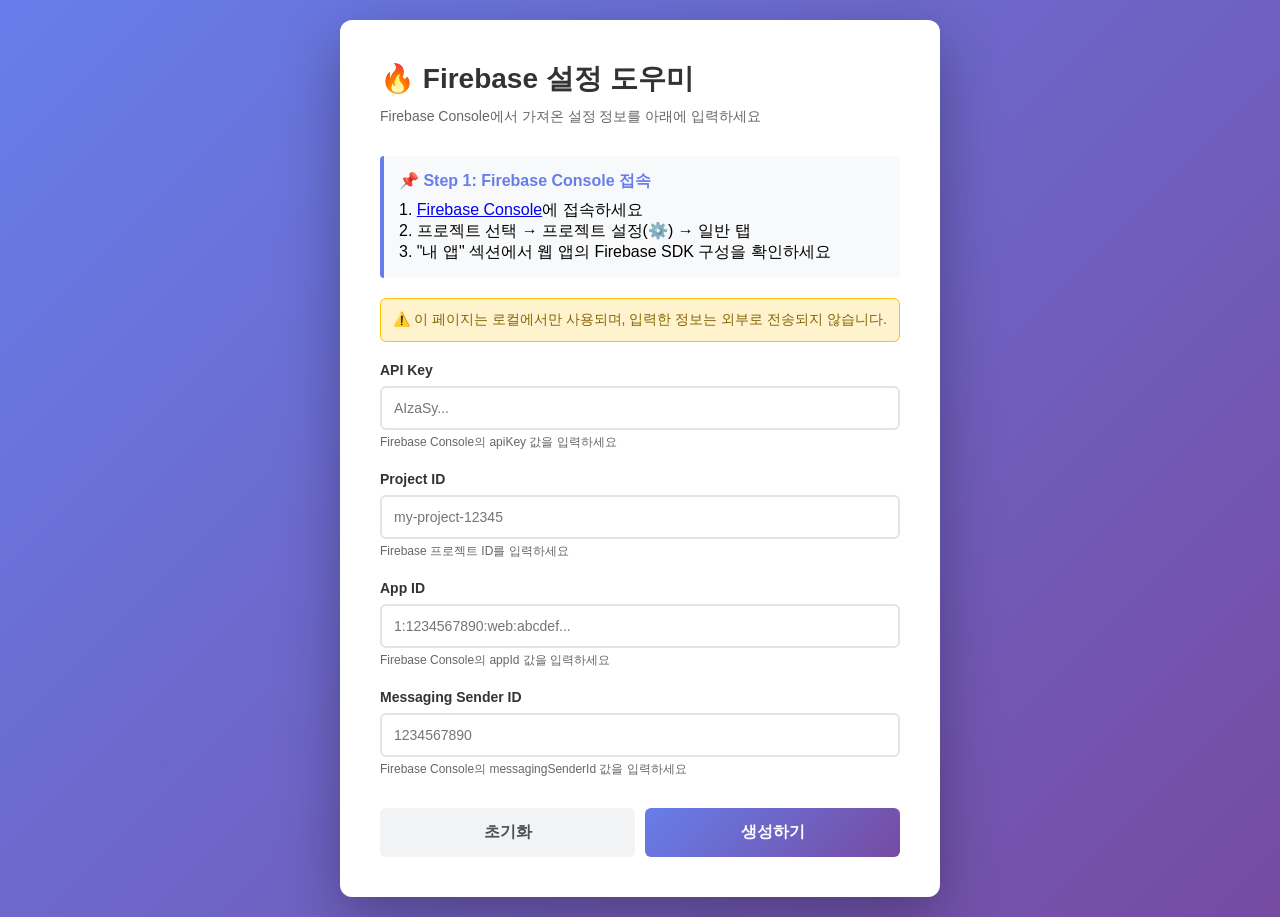
<file: firebase-setup.html>
<!DOCTYPE html>
<html lang="ko">

<head>
    <meta charset="UTF-8">
    <meta name="viewport" content="width=device-width, initial-scale=1.0">
    <title>Firebase 설정 도우미</title>
    <style>
        * {
            margin: 0;
            padding: 0;
            box-sizing: border-box;
        }

        body {
            font-family: 'Segoe UI', Tahoma, Geneva, Verdana, sans-serif;
            background: linear-gradient(135deg, #667eea 0%, #764ba2 100%);
            min-height: 100vh;
            display: flex;
            align-items: center;
            justify-content: center;
            padding: 20px;
        }

        .container {
            background: white;
            border-radius: 12px;
            box-shadow: 0 20px 60px rgba(0, 0, 0, 0.3);
            max-width: 600px;
            width: 100%;
            padding: 40px;
        }

        h1 {
            color: #333;
            margin-bottom: 10px;
            font-size: 28px;
        }

        .subtitle {
            color: #666;
            margin-bottom: 30px;
            font-size: 14px;
        }

        .step {
            background: #f8f9fa;
            border-left: 4px solid #667eea;
            padding: 15px;
            margin-bottom: 20px;
            border-radius: 4px;
        }

        .step-title {
            font-weight: 600;
            color: #667eea;
            margin-bottom: 8px;
        }

        .form-group {
            margin-bottom: 20px;
        }

        label {
            display: block;
            font-weight: 600;
            color: #333;
            margin-bottom: 8px;
            font-size: 14px;
        }

        input[type="text"] {
            width: 100%;
            padding: 12px;
            border: 2px solid #e1e4e8;
            border-radius: 6px;
            font-size: 14px;
            transition: border-color 0.3s;
        }

        input[type="text"]:focus {
            outline: none;
            border-color: #667eea;
        }

        .input-hint {
            font-size: 12px;
            color: #666;
            margin-top: 4px;
        }

        .btn-group {
            display: flex;
            gap: 10px;
            margin-top: 30px;
        }

        button {
            flex: 1;
            padding: 14px;
            border: none;
            border-radius: 6px;
            font-size: 16px;
            font-weight: 600;
            cursor: pointer;
            transition: all 0.3s;
        }

        .btn-primary {
            background: linear-gradient(135deg, #667eea 0%, #764ba2 100%);
            color: white;
        }

        .btn-primary:hover {
            transform: translateY(-2px);
            box-shadow: 0 10px 20px rgba(102, 126, 234, 0.3);
        }

        .btn-secondary {
            background: #f1f3f5;
            color: #495057;
        }

        .btn-secondary:hover {
            background: #e9ecef;
        }

        .result-box {
            display: none;
            background: #f8f9fa;
            border: 2px solid #28a745;
            border-radius: 6px;
            padding: 20px;
            margin-top: 20px;
        }

        .result-box.show {
            display: block;
        }

        .result-title {
            font-weight: 600;
            color: #28a745;
            margin-bottom: 10px;
        }

        pre {
            background: #2d3748;
            color: #f7fafc;
            padding: 15px;
            border-radius: 6px;
            overflow-x: auto;
            font-size: 13px;
            line-height: 1.6;
        }

        .copy-btn {
            background: #28a745;
            color: white;
            padding: 8px 16px;
            border: none;
            border-radius: 4px;
            cursor: pointer;
            margin-top: 10px;
            font-size: 14px;
        }

        .copy-btn:hover {
            background: #218838;
        }

        .alert {
            background: #fff3cd;
            border: 1px solid #ffc107;
            color: #856404;
            padding: 12px;
            border-radius: 6px;
            margin-bottom: 20px;
            font-size: 14px;
        }
    </style>
</head>

<body>
    <div class="container">
        <h1>🔥 Firebase 설정 도우미</h1>
        <p class="subtitle">Firebase Console에서 가져온 설정 정보를 아래에 입력하세요</p>

        <div class="step">
            <div class="step-title">📌 Step 1: Firebase Console 접속</div>
            <p>1. <a href="https://console.firebase.google.com/" target="_blank">Firebase Console</a>에 접속하세요</p>
            <p>2. 프로젝트 선택 → 프로젝트 설정(⚙️) → 일반 탭</p>
            <p>3. "내 앱" 섹션에서 웹 앱의 Firebase SDK 구성을 확인하세요</p>
        </div>

        <div class="alert">
            ⚠️ 이 페이지는 로컬에서만 사용되며, 입력한 정보는 외부로 전송되지 않습니다.
        </div>

        <form id="firebase-form">
            <div class="form-group">
                <label for="apiKey">API Key</label>
                <input type="text" id="apiKey" placeholder="AIzaSy..." required>
                <div class="input-hint">Firebase Console의 apiKey 값을 입력하세요</div>
            </div>

            <div class="form-group">
                <label for="projectId">Project ID</label>
                <input type="text" id="projectId" placeholder="my-project-12345" required>
                <div class="input-hint">Firebase 프로젝트 ID를 입력하세요</div>
            </div>

            <div class="form-group">
                <label for="appId">App ID</label>
                <input type="text" id="appId" placeholder="1:1234567890:web:abcdef..." required>
                <div class="input-hint">Firebase Console의 appId 값을 입력하세요</div>
            </div>

            <div class="form-group">
                <label for="messagingSenderId">Messaging Sender ID</label>
                <input type="text" id="messagingSenderId" placeholder="1234567890">
                <div class="input-hint">Firebase Console의 messagingSenderId 값을 입력하세요</div>
            </div>

            <div class="btn-group">
                <button type="button" class="btn-secondary" onclick="resetForm()">초기화</button>
                <button type="submit" class="btn-primary">생성하기</button>
            </div>
        </form>

        <div class="result-box" id="result-box">
            <div class="result-title">✅ Firebase 설정 코드 생성 완료</div>
            <p>아래 코드를 복사하여 <strong>js/firebase-config.js</strong> 파일의 firebaseConfig 부분에 붙여넣으세요:</p>
            <pre id="generated-code"></pre>
            <button class="copy-btn" onclick="copyToClipboard()">📋 코드 복사</button>
        </div>
    </div>

    <script>
        document.getElementById('firebase-form').addEventListener('submit', function (e) {
            e.preventDefault();

            const apiKey = document.getElementById('apiKey').value.trim();
            const projectId = document.getElementById('projectId').value.trim();
            const appId = document.getElementById('appId').value.trim();
            const messagingSenderId = document.getElementById('messagingSenderId').value.trim();

            const authDomain = `${projectId}.firebaseapp.com`;
            const storageBucket = `${projectId}.appspot.com`;

            const config = `const firebaseConfig = {
    apiKey: "${apiKey}",
    authDomain: "${authDomain}",
    projectId: "${projectId}",
    storageBucket: "${storageBucket}",
    messagingSenderId: "${messagingSenderId}",
    appId: "${appId}"
};`;

            document.getElementById('generated-code').textContent = config;
            document.getElementById('result-box').classList.add('show');

            // 결과로 스크롤
            document.getElementById('result-box').scrollIntoView({ behavior: 'smooth' });
        });

        function resetForm() {
            document.getElementById('firebase-form').reset();
            document.getElementById('result-box').classList.remove('show');
        }

        function copyToClipboard() {
            const code = document.getElementById('generated-code').textContent;
            navigator.clipboard.writeText(code).then(() => {
                const btn = event.target;
                btn.textContent = '✓ 복사 완료!';
                btn.style.background = '#1e7e34';

                setTimeout(() => {
                    btn.textContent = '📋 코드 복사';
                    btn.style.background = '#28a745';
                }, 2000);
            }).catch(err => {
                alert('복사에 실패했습니다. 수동으로 복사해주세요.');
            });
        }
    </script>
</body>

</html>
</file>
